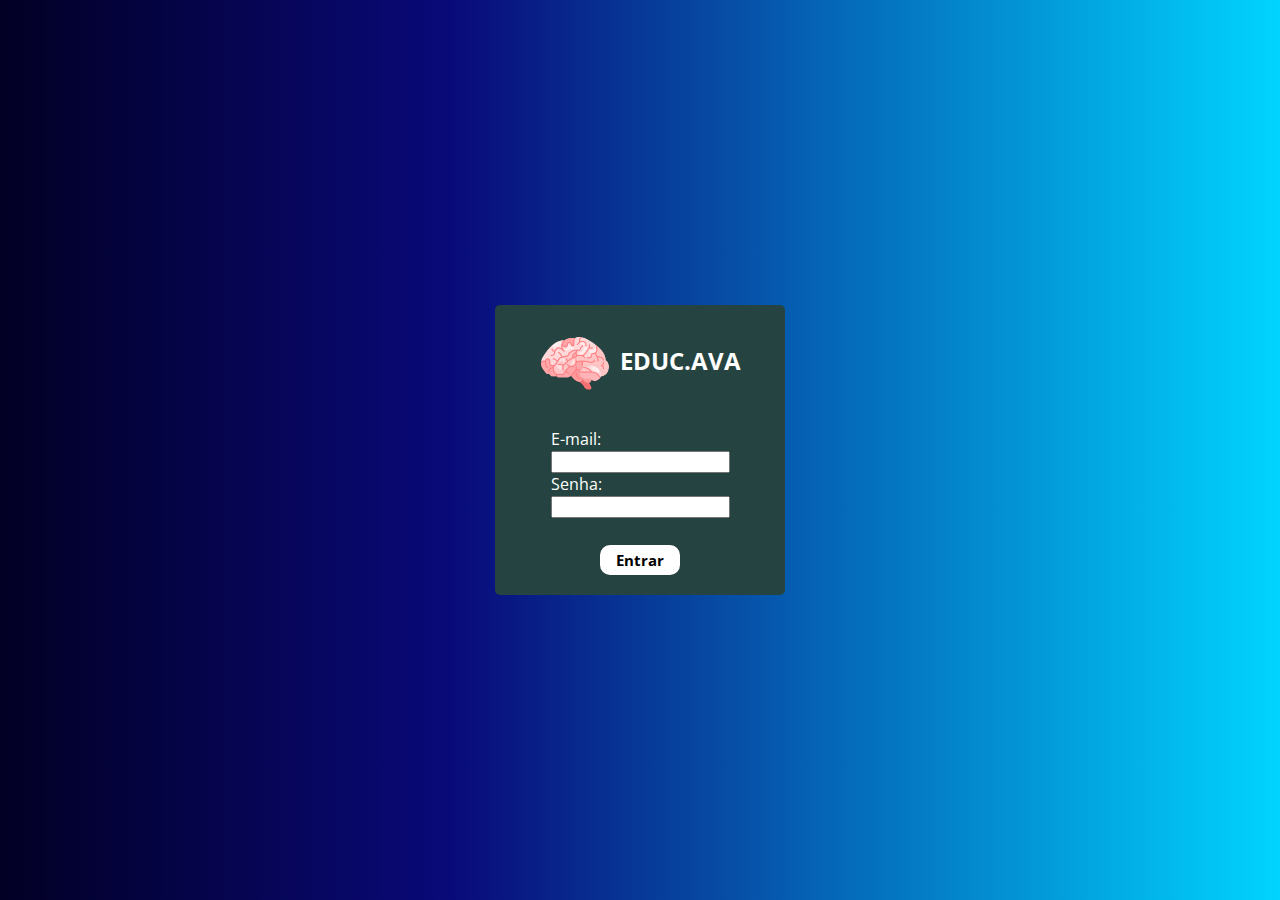
<file: index.html>
<!DOCTYPE html>
<html lang="en">
<head>
    <meta charset="UTF-8">
    <meta name="viewport" content="width=device-width, initial-scale=1.0">
    <link rel="stylesheet" href="./style.css">
    <title>Document</title>
</head>
<body>
    <div class="formulario">
        <div class="form-cab">
            <img src="./img/cerebro.png">
            <h2>EDUC.AVA</h2>
        </div>
        <form class="form-campos">
            <div class="form-campos-2">
                <label for="email">E-mail:</label><br>
            <input type="text" id="email" name="email" ><br>
            <label for="senha">Senha:</label><br>
            <input type="senha" id="senha" name="senha" ><br><br>
            </div>
            <a href="./pag/principal/">Entrar</a>
        </form>
    </div>
</body>
</html>
</file>
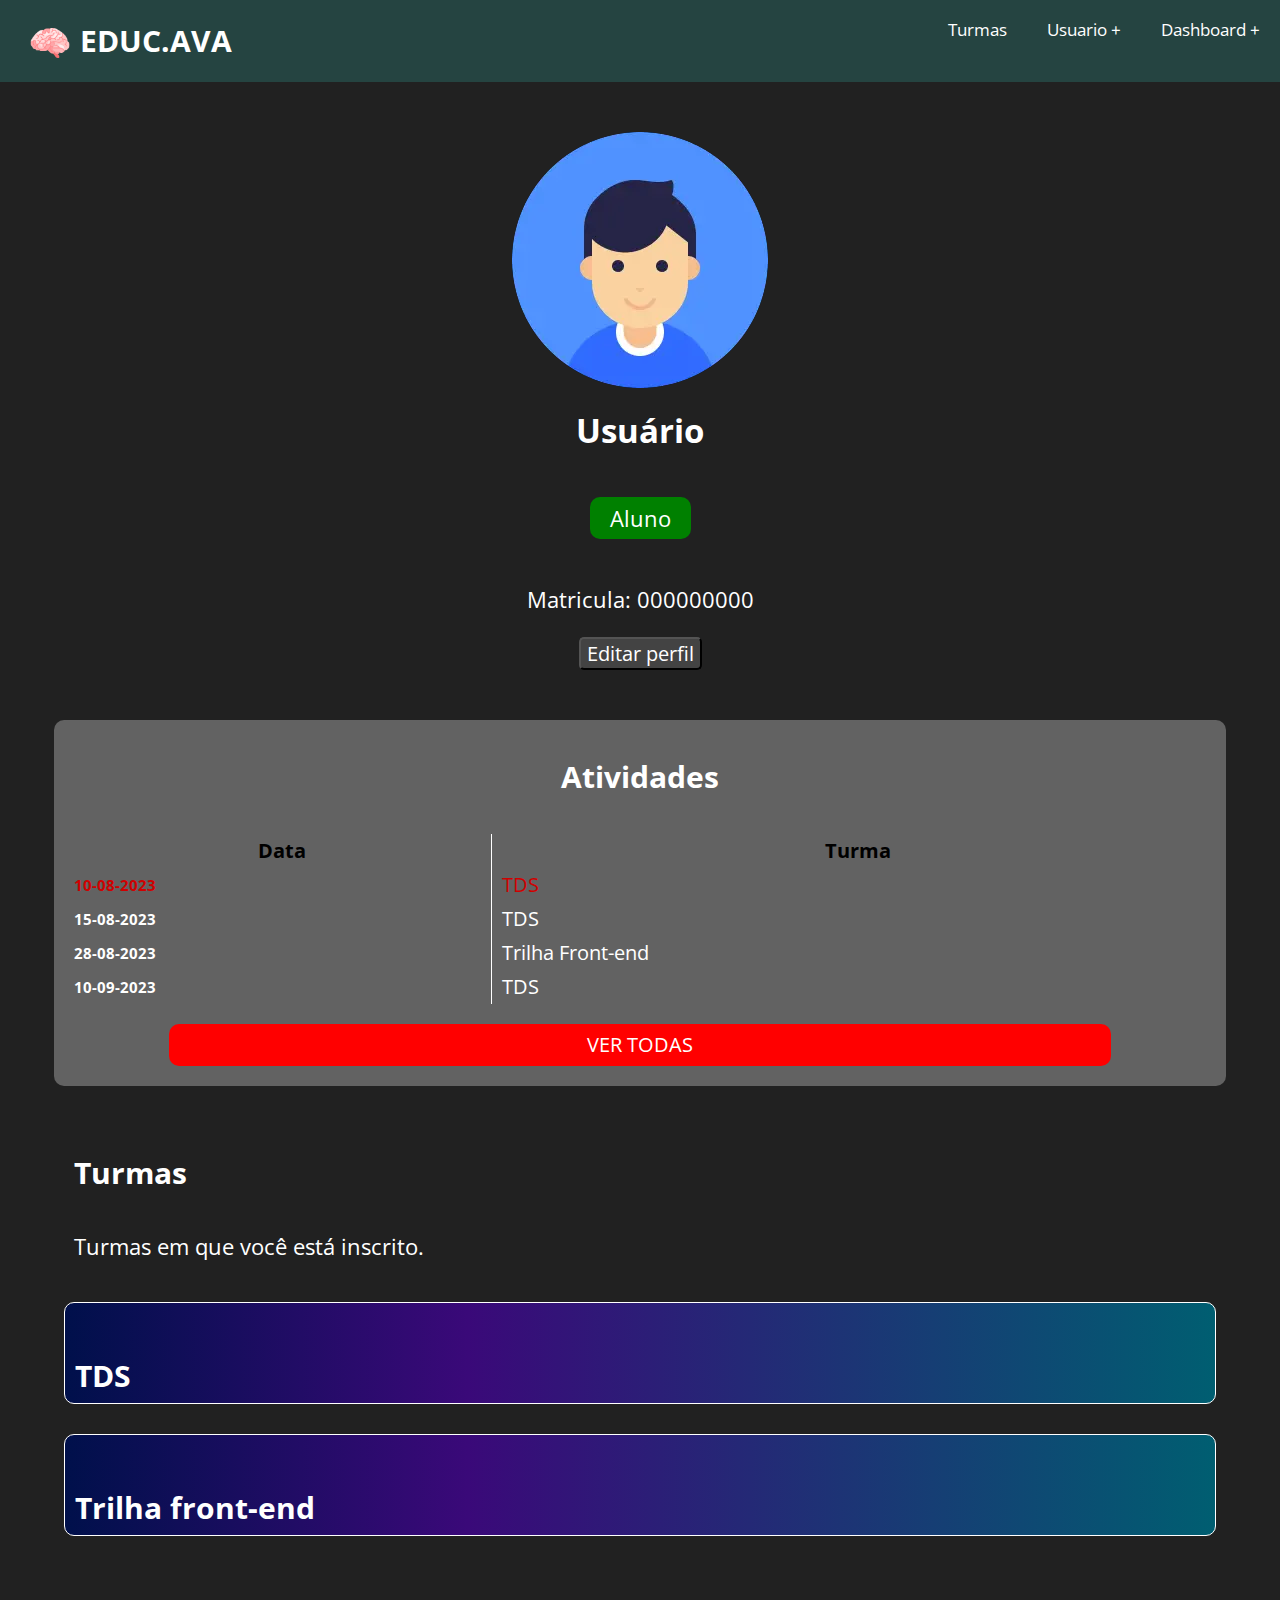
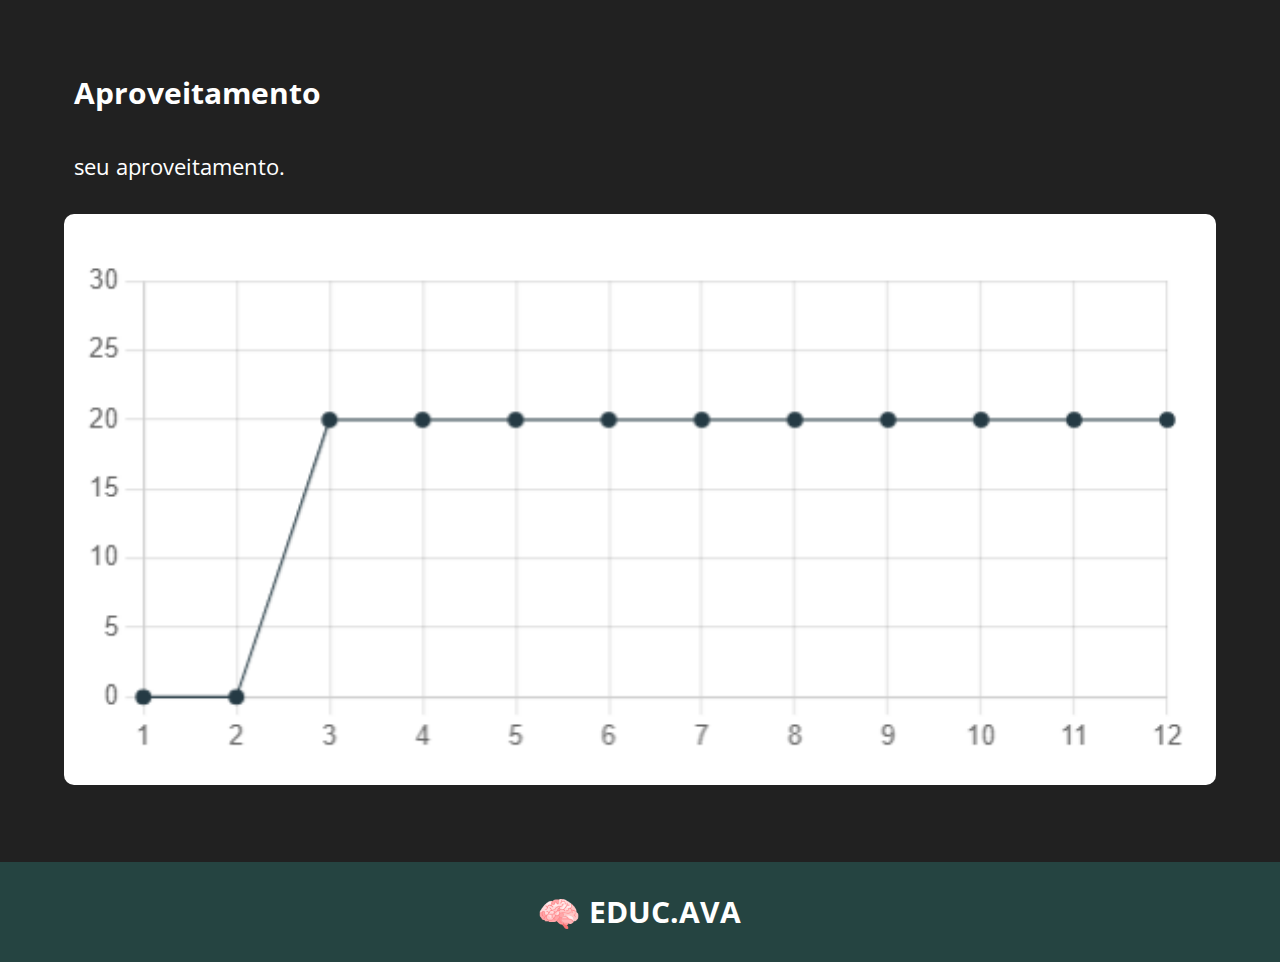
<file: pag/perfil/index.html>
<!DOCTYPE html>
<html lang="en">
<head>
    <meta charset="UTF-8">
    <meta name="viewport" content="width=device-width, initial-scale=1.0">
    <link rel="stylesheet" href="style.css">
    <title>Document</title>
</head>
<body>
    <nav>
        <div id="logo" class="logo">
            <img src="../../img/cerebro.png">
            <h2>EDUC.AVA</h2>
        </div>

        <label for="drop" class="toggle">Menu</label>
        <input type="checkbox" id="drop" />
            <ul class="menu">
                <li><a href="../principal/"><span class="colore">Turmas</span></a></li>
                <li>
                    <!-- First Tier Drop Down -->
                    <label for="drop-1" class="toggle"><span class="colore">Usuario +</span></label>
                    <a href="#"><span class="colore">Usuario</span></a>
                    <input type="checkbox" id="drop-1"/>
                    <ul>
                        <li><a href="#"><span class="colore">Meu perfil</span></a></li>
                        <li><a href="#">Configurações</a></li>
                        <li><a href="#"></a></li>
                    </ul> 

                </li>
          
                <li>

                <!-- First Tier Drop Down -->
                <label for="drop-2" class="toggle">Dashboard +</label>
                <a href="#">Dashboard</a>
                <input type="checkbox" id="drop-2"/>
                <ul>
                    <li><a href="#">Material de apoio</a></li>
                    <li><a href="#">Chat</a></li>
                    <li><a href="#">Blackboard</a></li>
                    <li>
                       
                    <!-- Second Tier Drop Down -->        
                    <label for="drop-3" class="toggle">Atividades +</label>
                    <a href="#">Atividades</a>         
                    <input type="checkbox" id="drop-3"/>

                    <ul>
                        <li><a href="#">Sem data</a></li>
                        <li><a href="#">Com data</a></li>
                        <li><a href="#">Atrasadas</a></li>
                    </ul>
                    </li>
                </ul>
                </li>
                
                
            </ul>
        </nav>
        <div class="centralizar">
            <section class="usuario-cont">
                <img src="../../img/user.webp">
                <div class="usuario-desc">
                    <h2>Usuário</h2>
                    <p class="tipo">Aluno</p>
                    <p>Matricula: 000000000</p>
                    <button class="ed-perfil">Editar perfil</button>
                </div>
            </section>
            <section class="tabela-atividades">
                <h3>Atividades</h3>
                <table class="tabela-atividades-table">
                    <tr>
                      <th>Data</th>
                      <th class="borda">Turma</th>
                      
                    </tr>
                    <tr class="atrasado">
                        <td>10-08-2023</td>
                      <td class="borda">TDS</td>
                      
                    </tr>
                    <tr>
                        <td>15-08-2023</td>
                      <td class="borda">TDS</td>
                    </tr>
                    <tr>
                        <td>28-08-2023</td>
                      <td class="borda">Trilha Front-end</td>
                    </tr>
                    <tr>
                        <td>10-09-2023</td>
                      <td class="borda">TDS</td>
                    </tr>
                    
                  </table>
                  <a class="botao-todas" href="">VER TODAS</a>
            </section>
            <section class="turmas">
                <h3>Turmas</h3>
                <p>Turmas em que você está inscrito.</p>
                <div>
                    <div class="turma">
                        <h3 class="turma-nome">TDS</h3>
                    </div>
                    <div class="turma">
                        <h3 class="turma-nome">Trilha front-end</h3>
                    </div>
                </div>
            </section>
            <section class="turmas">
                <h3>Aproveitamento</h3>
                <p>seu aproveitamento.</p>
                <img src="../../img/grafico.png">

            </section>
        </div>
        <footer class="rod">
            <div id="logo" class="logo">
                <img src="../../img/cerebro.png">
                <h2>EDUC.AVA</h2>
            </div>
        </footer>
</body>
</html>
</file>
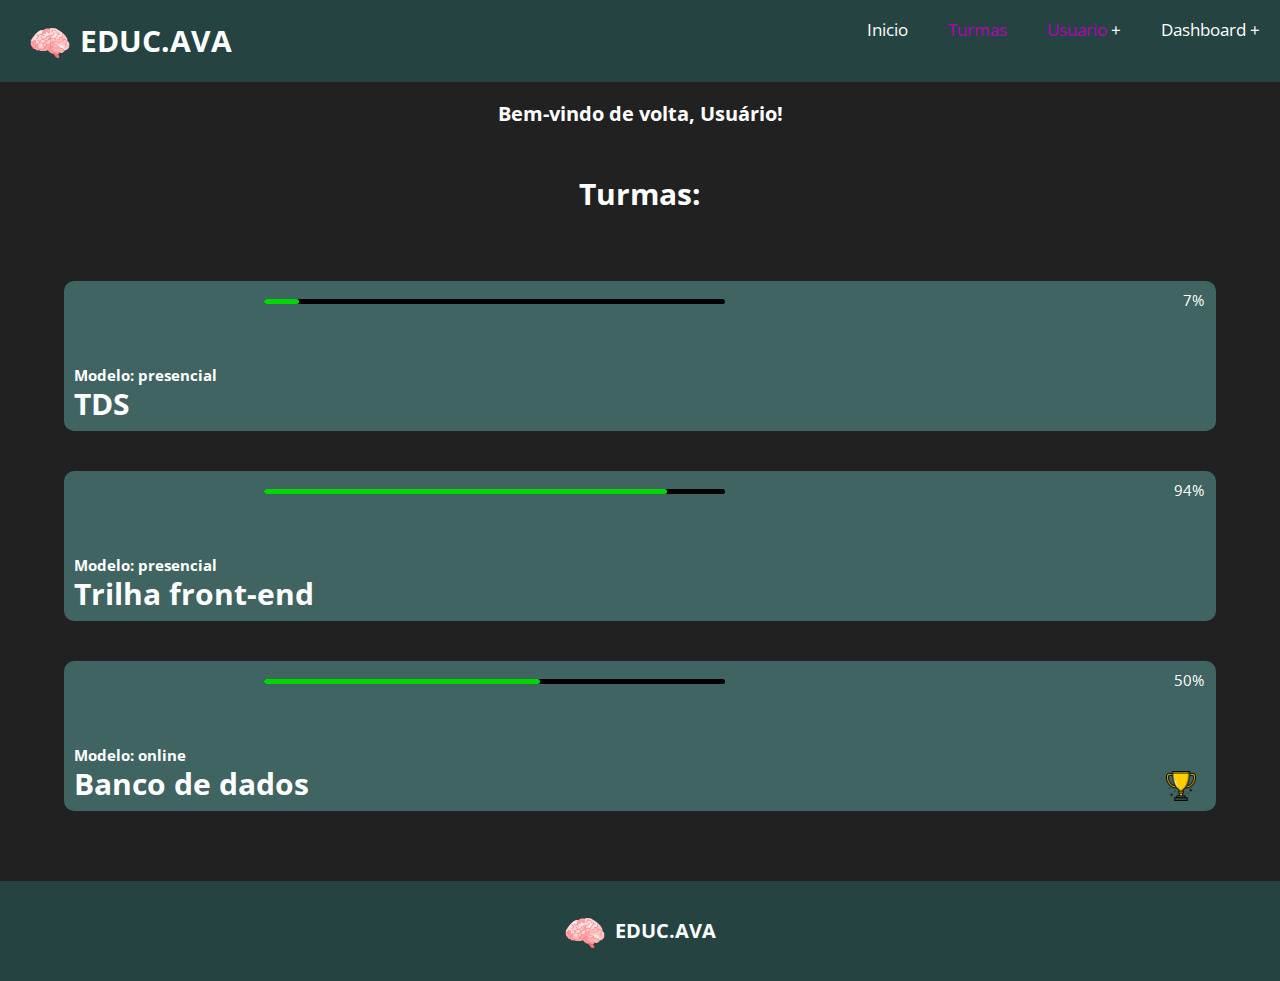
<file: pag/principal/index.html>
<!DOCTYPE html>
<html lang="en">
<head>
    <meta charset="UTF-8">
    <meta name="viewport" content="width=device-width, initial-scale=1.0">
    <link rel="stylesheet" href="style.css">
    <title>Document</title>
</head>
<body>
    <nav>
        <div id="logo" class="logo">
            <img src="../../img/cerebro.png">
            <h2>EDUC.AVA</h2>
        </div>

        <label for="drop" class="toggle">Menu</label>
        <input type="checkbox" id="drop" />
            <ul class="menu">
                <li><a href="#">Inicio</a></li>
                <li><a href="./index.html"><span class="colore">Turmas</span></a></li>
                <li>
                    <!-- First Tier Drop Down -->
                    <label for="drop-1" class="toggle"><span class="colore">Usuario +</span></label>
                    <a href="#"><span class="colore">Usuario</span></a>
                    <input type="checkbox" id="drop-1"/>
                    <ul>
                        <li><a href="../perfil/"><span class="colore">Meu perfil</span></a></li>
                        <li><a href="#">Configurações</a></li>
                    </ul> 

                </li>
          
                <li>

                <!-- First Tier Drop Down -->
                <label for="drop-2" class="toggle">Dashboard +</label>
                <a href="#">Dashboard</a>
                <input type="checkbox" id="drop-2"/>
                <ul>
                    <li><a href="#">Material de apoio</a></li>
                    <li><a href="#">Mural de avisos</a></li>
                    <li>
                       
                    <!-- Second Tier Drop Down -->        
                    <label for="drop-3" class="toggle">Atividades +</label>
                    <a href="#">Atividades</a>         
                    <input type="checkbox" id="drop-3"/>

                    <ul>
                        <li><a href="#">Sem data</a></li>
                        <li><a href="#">Com data</a></li>
                        <li><a href="#">Atrasadas</a></li>
                    </ul>
                    </li>
                </ul>
                </li>
                
                
                
            </ul>
        </nav>

        <section class="principal">
            <h2>Bem-vindo de volta, Usuário!</h2>
            <h3>Turmas:</h3>

            <div class="principal-turmas">
                <div class="principal-turma">
                    <h4>Modelo: presencial</h4>
                    <h3>TDS</h3>
                    <div class="barra"></div>
                    <div class="barra2"></div>
                    <p> 7%</p>
                </div>

                <div class="principal-turma">
                    <h4>Modelo: presencial</h4>
                    <h3>Trilha front-end</h3>
                    <div class="barra"></div>
                    <div class="barra3"></div>
                    <p> 94%</p>
                </div>

                <div class="principal-turma">
                    <h4>Modelo: online</h4>
                    <h3>Banco de dados</h3>
                    <div class="barra"></div>
                    <div class="barra4"></div>
                    <div class="rank">
                        <div class="rank-cont">
                            <img src="../../img/trofeu.png">
                        
                        </div>
                    </div>
                    <p> 50%</p>
                </div>
            </div>
            <footer class="rod">
                <div id="logo" class="logo">
                    <img src="../../img/cerebro.png">
                    <h2>EDUC.AVA</h2>
                </div>
            </footer>

            

        
        </section>
        

</body>
</html>
</file>
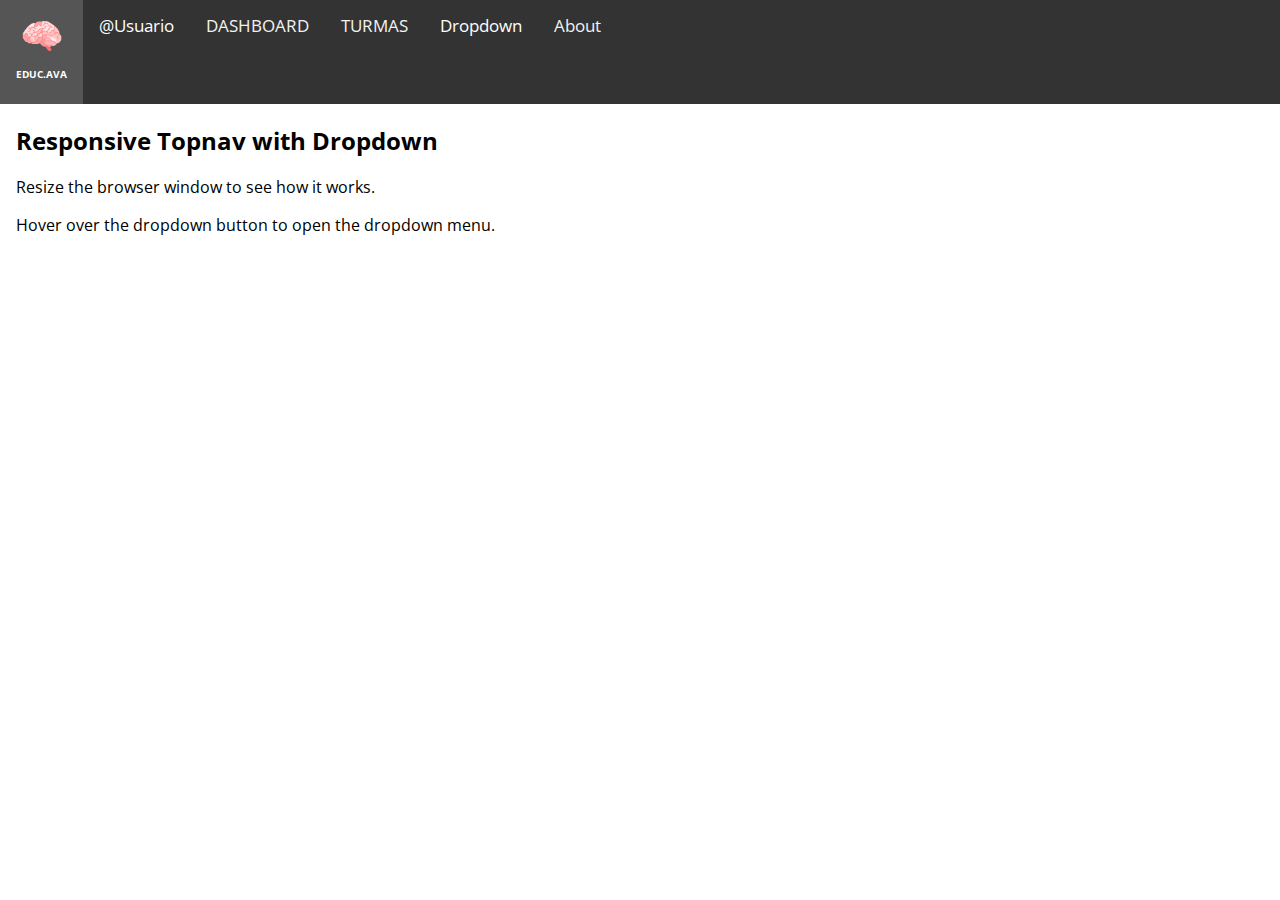
<file: pag/principal.html>
<!DOCTYPE html>
<html>
<head>
<meta name="viewport" content="width=device-width, initial-scale=1">
<link rel="stylesheet" href="https://fonts.googleapis.com/css?family=Open+Sans&display=swap">
<style>
body {margin:0;font-family: 'Open Sans', sans-serif;}

.topnav {
  overflow: hidden;
  background-color: #333;
}

.logo2{
    display: inline-block;
    
    

}

.logo2 h2{
    font-size: 10px;
}

.logo2 img{
    width: 40px;
}

.topnav a {
  float: left;
  display: block;
  color: #f2f2f2;
  text-align: center;
  padding: 14px 16px;
  text-decoration: none;
  font-size: 17px;
}

.active {
  background-color: #04AA6D;
  color: white;
}

.topnav .icon {
  display: none;
}

.dropdown {
  float: left;
  overflow: hidden;
}

.dropdown .dropbtn {
  font-size: 17px;    
  border: none;
  outline: none;
  color: white;
  padding: 14px 16px;
  background-color: inherit;
  font-family: inherit;
  margin: 0;
}

.dropdown-content {
  display: none;
  position: absolute;
  background-color: #f9f9f9;
  min-width: 160px;
  box-shadow: 0px 8px 16px 0px rgba(0,0,0,0.2);
  z-index: 1;
}

.dropdown-content a {
  float: none;
  color: black;
  padding: 12px 16px;
  text-decoration: none;
  display: block;
  text-align: left;
}

.topnav a:hover, .dropdown:hover .dropbtn {
  background-color: #555;
  color: white;
}

.dropdown-content a:hover {
  background-color: #ddd;
  color: black;
}

.dropdown:hover .dropdown-content {
  display: block;
}

@media screen and (max-width: 600px) {
  .topnav a:not(:first-child), .dropdown .dropbtn {
    display: none;
  }
  .topnav a.icon {
    float: right;
    display: block;
  }
}

@media screen and (max-width: 600px) {
  .topnav.responsive {position: relative;}
  .topnav.responsive .icon {
    position: absolute;
    right: 0;
    top: 0;
  }
  .topnav.responsive a {
    float: none;
    display: block;
    text-align: left;
  }
  .topnav.responsive .dropdown {float: none;}
  .topnav.responsive .dropdown-content {position: relative;}
  .topnav.responsive .dropdown .dropbtn {
    display: block;
    width: 100%;
    text-align: left;
  }
}
</style>
</head>
<body>

<div class="topnav" id="myTopnav">
  <a href="" class="logo2">
    <img src="../img/cerebro.png">
    <h2>EDUC.AVA</h2>
    
  </a>
  <div class="dropdown">
    <button class="dropbtn">@Usuario
      <i class="fa fa-caret-down"></i>
    </button>
    <div class="dropdown-content">
      <a href="#">Meu perfil</a>
      <a href="#">Blackboard</a>
      <a href="#">Link 3</a>
    </div>
  </div> 
  <a href="#news">DASHBOARD</a>
  <a href="#contact">TURMAS</a>
  <div class="dropdown">
    <button class="dropbtn">Dropdown 
      <i class="fa fa-caret-down"></i>
    </button>
    <div class="dropdown-content">
      <a href="#">Link 1</a>
      <a href="#">Link 2</a>
      <a href="#">Link 3</a>
    </div>
  </div> 
  <a href="#about">About</a>
  <a href="javascript:void(0);" style="font-size:15px;" class="icon" onclick="myFunction()">&#9776;</a>
</div>

<div style="padding-left:16px">
  <h2>Responsive Topnav with Dropdown</h2>
  <p>Resize the browser window to see how it works.</p>
  <p>Hover over the dropdown button to open the dropdown menu.</p>
</div>

<script>
function myFunction() {
  var x = document.getElementById("myTopnav");
  if (x.className === "topnav") {
    x.className += " responsive";
  } else {
    x.className = "topnav";
  }
}
</script>

</body>
</html>
</file>
<file: style.css>
@import url('https://fonts.googleapis.com/css?family=Open+Sans&display=swap');

*{
    font-family: 'Open Sans', sans-serif;
    padding: 0;
    margin: 0;
}

body{
    display: flex;
    flex-flow: column nowrap;
  justify-content: center; 
  align-items: center; 
  height: 100vh;
  background: rgb(2,0,36);
background: linear-gradient(90deg, rgba(2,0,36,1) 0%, rgba(9,9,121,1) 35%, rgba(0,212,255,1) 100%);
}

.formulario{
    background-color: #254441;
    padding: 20px;
    height: 250px;
    width: 250px;
    display: flex;
    flex-flow: column nowrap;
    justify-content: space-between;
    align-items: center;
    border-radius: 5px;
}

.form-cab{
    display: flex;
    flex-flow: row nowrap;
    align-items: center;
    color: white;
}

.form-campos-2{
    margin: 5px 0;
}

.form-cab img{
    width: 70px;
}

.form-cab h2 {
    margin-left: 10px;
}

.form-campos{
    color: white;
    display: flex;
    flex-flow: column nowrap;

    align-items: center;
}

.azul{
    color: #3b44ca
}

.preto{
    color: white;
}

.form-campos a{
    width: 80px;
    padding: 5px 0;
    font-size: 15px;
    font-weight: bold;
    text-decoration: none;
    color: black;
    background-color: white;
    text-align: center;
    border-radius: 10px;


}
</file>
<file: pag/perfil/style.css>
@import url(https://fonts.googleapis.com/css?family=Open+Sans);
@import url(https://fonts.googleapis.com/css?family=Bree+Serif);

body {
	background: #212121;
	font-size:22px;
	line-height: 32px;
	color: #ffffff;
	margin: 0;
	padding: 0;
	word-wrap:break-word !important;
	font-family: 'Open Sans', sans-serif;
	}

h1 {
	font-size: 60px;
	text-align: center;
	color: #FFF;
}

h3 {
	font-size: 30px;
	line-height: 34px;
	text-align: center;
	color: #FFF;
}

h3 a {
	color: #FFF;
}

a {
	color: #FFF;
}

h1 {
	margin-top: 100px;
	text-align:center;
	font-size:60px;
	line-height: 70px;
	font-family: 'Bree Serif', 'serif';
	}

#container {
	margin: 0 auto;
	max-width: 890px;
}

p {
	text-align: center;
}




.toggle,
[id^=drop] {
	display: none;
}

/* Giving a background-color to the nav container. */
nav { 
	margin:0;
	padding: 0;
	background-color: #254441;
}

#logo {
    display: flex;
    flex-flow: row nowrap;
    justify-content: center;
    align-items: center;
	padding: 0 30px;
	float: left;
	font-size:20px;
	
}

#logo img{
    width: 40px;
    height: 40px;
}

#logo h2{
    padding-left: 10px;
}

/* Since we'll have the "ul li" "float:left"
 * we need to add a clear after the container. */

nav:after {
	content:"";
	display:table;
	clear:both;
}

/* Removing padding, margin and "list-style" from the "ul",
 * and adding "position:reltive" */
nav ul {
	float: right;
	padding:0;
	margin:0;
	list-style: none;
	position: relative;
	}
	
/* Positioning the navigation items inline */
nav ul li {
	margin: 0px;
	display:inline-block;
	float: left;
	background-color: #254441;
	}

/* Styling the links */
nav a {
	display:block;
	padding:14px 20px;	
	color:#FFF;
	font-size:17px;
	text-decoration:none;
}

.ed-perfil{
	background-color: rgb(67, 67, 67);
	color: white;
	border-radius: 5px;
	font-size: 20px;
	font-family: 'Open Sans', sans-serif;
	text-align: left;
}

footer{
	margin-top: 30px;
	background-color: #254441;
	width: 100%;
	display: flex;
	justify-content: center;
	height: 100px;
}

nav ul li ul li:hover { background: #000000; }

/* Background color change on Hover */
nav a:hover { 
	background-color: #000000; 
}

/* Hide Dropdowns by Default
 * and giving it a position of absolute */
nav ul ul {
	display: none;
	position: absolute; 
	/* has to be the same number as the "line-height" of "nav a" */
	top: 60px; 
}
	
/* Display Dropdowns on Hover */
nav ul li:hover > ul {
	display:inherit;
}
	
/* Fisrt Tier Dropdown */
nav ul ul li {
	width:170px;
	float:none;
	display:list-item;
	position: relative;
}

/* Second, Third and more Tiers	
 * We move the 2nd and 3rd etc tier dropdowns to the left
 * by the amount of the width of the first tier.
*/
nav ul ul ul li {
	position: relative;
	top:-60px;
	/* has to be the same number as the "width" of "nav ul ul li" */ 
	left:170px; 
}

	
/* Change ' +' in order to change the Dropdown symbol */
li > a:after { content:  ' +'; }
li > a:only-child:after { content: ''; }


/* Media Queries
--------------------------------------------- */

.usuario-cont{
	display: flex;
	flex-flow: column nowrap;
	justify-content: center;
	align-items: center;
	padding: 50px 0;
}

.tipo{
	background-color: green;
	padding: 5px 20px;
	border-radius: 10px;
}

.usuario-desc{
	display: flex;
	flex-flow: column;
	justify-content: center;
	align-items: center;
}
.centralizar{
	display: flex;
	flex-flow: column;
	align-items: center;
	justify-content: center;
}

.tabela-atividades{
	background-color: #626262;
	width: 90%;
	border-radius: 10px;
	font-size: 20px;
	display: flex;
	flex-direction: column;
	justify-content: center;
	align-items: center;
	padding: 0 10px;
	
	
}

table, th, td {
	
	padding-left: 10px;
  }

.borda{
	border-left: 1px solid white;
}
.atrasado{
	color: rgb(208, 0, 0);
}

.botao-todas{
	background-color: red;
	padding: 5px 10px;
	text-decoration: none;
	font-size: 20px;
	margin: 20px 0;
	width: 80%;
	text-align: center;
	border-radius: 10px;
}

.tabela-atividades-table{
	
	width: 100%;
	border-collapse: collapse;
}

.tabela-atividades-table th{
	color: black;
}

.tabela-atividades h3{
	
	border-radius: 10px;
	padding: 10px 5px;
	width: 80%;
}

.tabela-atividades-table tr td:first-child{
	font-weight: bold;
	font-size: 15px;
}

.turma{
	
	height: 100px;
	background-color: rgb(156, 156, 255);
	border-radius: 10px;
	position: relative;
	margin: 30px 0;
	border: 1px solid white;
	background: rgb(0,16,75);
background: linear-gradient(90deg, rgba(0,16,75,1) 0%, rgba(58,9,121,1) 35%, rgba(0,94,113,1) 100%);
}

.turma-nome{
	position: absolute;
	left: 0;
	bottom: -20px;
}

.turmas{
	width: 90%;
	margin: 0 auto;
	margin: 40px 0;
}
.turmas p {
	text-align: left;
	padding: 10px;
}

.turmas img{
	width: 100%;
	border-radius: 10px;
}

.turmas h3:first-of-type{
	text-align: left;
	padding-left: 10px;
}


@media all and (max-width : 768px) {



	nav {
		margin: 0;

	}

	/* Hide the navigation menu by default */
	/* Also hide the  */
	.toggle + a,
	.menu {
		display: none;
        

	}

	/* Stylinf the toggle lable */
	.toggle {
		display: block;
        
		background-color: #254441;
		padding:14px 20px;	
		color:#FFF;
		font-size:17px;
		text-decoration:none;
		border:none;
	}

	.toggle:hover {
		background-color: none;
	}

	/* Display Dropdown when clicked on Parent Lable */
	[id^=drop]:checked + ul {
		display: block;
	}

	/* Change menu item's width to 100% */
	nav ul li {
		display: block;
		width: 100%;
		}

	nav ul ul .toggle,
	nav ul ul a {
		padding: 0 40px;
	}

	nav ul ul ul a {
		padding: 0 80px;
	}

	nav a:hover,
 	nav ul ul ul a {
		background-color: #254441;
	}
  
	nav ul li ul li .toggle,
	nav ul ul a,
  nav ul ul ul a{
		padding:14px 20px;	
		color:#FFF;
		font-size:17px; 
	}
  
  
	nav ul li ul li .toggle,
	nav ul ul a {
		background-color: #212121; 
	}

	/* Hide Dropdowns by Default */
	nav ul ul {
		float: none;
		position:static;
		color: #ffffff;
		/* has to be the same number as the "line-height" of "nav a" */
	}
		
	/* Hide menus on hover */
	nav ul ul li:hover > ul,
	nav ul li:hover > ul {
		display: none;
	}
		
	/* Fisrt Tier Dropdown */
	nav ul ul li {
		display: block;
		width: 100%;
	}

	nav ul ul ul li {
		position: static;
		/* has to be the same number as the "width" of "nav ul ul li" */ 

	}

}

@media all and (max-width : 330px) {

	nav ul li {
		display:block;
		width: 94%;
	}

}
</file>
<file: pag/principal/style.css>
@import url(https://fonts.googleapis.com/css?family=Open+Sans);
@import url(https://fonts.googleapis.com/css?family=Bree+Serif);

body {
	background: #212121;
	font-size:22px;
	line-height: 32px;
	color: #ffffff;
	margin: 0;
	padding: 0;
	word-wrap:break-word !important;
	font-family: 'Open Sans', sans-serif;
	}

h1 {
	font-size: 60px;
	text-align: center;
	color: #FFF;
}	

h3 {
	font-size: 30px;
	line-height: 34px;
	text-align: center;
	color: #FFF;
}

h3 a {
	color: #FFF;
}

a {
	color: #FFF;
}

h1 {
	margin-top: 100px;
	text-align:center;
	font-size:60px;
	line-height: 70px;
	font-family: 'Bree Serif', 'serif';
	}

#container {
	margin: 0 auto;
	max-width: 890px;
}

p {
	text-align: center;
}




.toggle,
[id^=drop] {
	display: none;
}

/* Giving a background-color to the nav container. */
nav { 
	margin:0;
	padding: 0;
	background-color: #254441;
}

#logo {
    display: flex;
    flex-flow: row nowrap;
    justify-content: center;
    align-items: center;
	padding: 0 30px;
	float: left;
	font-size:20px;
	
}

#logo img{
    width: 40px;
    height: 40px;
}

#logo h2{
    padding-left: 10px;
}

/* Since we'll have the "ul li" "float:left"
 * we need to add a clear after the container. */

nav:after {
	content:"";
	display:table;
	clear:both;
}

/* Removing padding, margin and "list-style" from the "ul",
 * and adding "position:reltive" */
nav ul {
	float: right;
	padding:0;
	margin:0;
	list-style: none;
	position: relative;
	}
	
/* Positioning the navigation items inline */
nav ul li {
	margin: 0px;
	display:inline-block;
	float: left;
	background-color: #254441;
	}

/* Styling the links */
nav a {
	display:block;
	padding:14px 20px;	
	color:#FFF;
	font-size:17px;
	text-decoration:none;
}


nav ul li ul li:hover { background: #000000; }

/* Background color change on Hover */
nav a:hover { 
	background-color: #000000; 
}

/* Hide Dropdowns by Default
 * and giving it a position of absolute */
nav ul ul {
	display: none;
	position: absolute; 
	/* has to be the same number as the "line-height" of "nav a" */
	top: 60px; 
}
	
/* Display Dropdowns on Hover */
nav ul li:hover > ul {
	display:inherit;
}
	
/* Fisrt Tier Dropdown */
nav ul ul li {
	width:170px;
	float:none;
	display:list-item;
	position: relative;
}

/* Second, Third and more Tiers	
 * We move the 2nd and 3rd etc tier dropdowns to the left
 * by the amount of the width of the first tier.
*/
nav ul ul ul li {
	position: relative;
	top:-60px;
	/* has to be the same number as the "width" of "nav ul ul li" */ 
	left:170px; 
}

	
/* Change ' +' in order to change the Dropdown symbol */
li > a:after { content:  ' +'; }
li > a:only-child:after { content: ''; }


/* Media Queries
--------------------------------------------- */
.principal{
	width: 100%;
	display: flex;
	flex-flow: column;
	justify-content: center;
	align-items: center;
}

.principal-turmas{
	width: 90%;
}

.principal-turma{
	background-color: rgb(64, 100, 97);
	border-radius: 10px;
	height: 150px;
	position: relative;
	margin: 40px 0;
}

.principal-turma h3{
	position: absolute;
	bottom: -20px;
	left: 10px;
}

.principal-turma h4{
	font-size: 15px;
	position: absolute;
	bottom: 20px;
	left: 10px;
}



.barra{
	position: absolute;
	width: 40%;
	height: 5px;
	left: 200px;
	bottom: 127px;
	border-radius: 5px;
	background-color: black;
}

.barra2{
	position: absolute;
	width: 3%;
	height: 5px;
	left: 200px;
	bottom: 127px;
	border-radius: 5px;
	background-color: rgb(0, 214, 0);
}

.barra3{
	position: absolute;
	width: 35%;
	height: 5px;
	left: 200px;
	bottom: 127px;
	border-radius: 5px;
	background-color: rgb(0, 214, 0);
}

.barra4{
	position: absolute;
	width: 24%;
	height: 5px;
	left: 200px;
	bottom: 127px;
	border-radius: 5px;
	background-color: rgb(0, 214, 0);
}

.rank{
	position: absolute;
	bottom: 10px;
	right: 20px;
	
}

.top{
	position: relative;
	bottom: 10px;
}

.colore{
color: rgb(183, 0, 183)}

.rank img{
	width: 30px;
}
.principal h2{
	font-size: 20px;
}
footer{
	margin-top: 30px;
	background-color: #254441;
	width: 100%;
	display: flex;
	justify-content: center;
	height: 100px;
}



.principal-turma p{
	position: absolute;
	font-size: 15px;
	right: 12px;
	bottom: 100px;
}
.rank-cont{
	display: flex;
	flex-flow: row nowrap;
	text-align: center;
	justify-content: center;
}
@media all and (max-width : 768px) {



	nav {
		margin: 0;

	}

	/* Hide the navigation menu by default */
	/* Also hide the  */
	.toggle + a,
	.menu {
		display: none;
        

	}

	/* Stylinf the toggle lable */
	.toggle {
		display: block;
        
		background-color: #254441;
		padding:14px 20px;	
		color:#FFF;
		font-size:17px;
		text-decoration:none;
		border:none;
	}

	.toggle:hover {
		background-color: none;
	}

	/* Display Dropdown when clicked on Parent Lable */
	[id^=drop]:checked + ul {
		display: block;
	}

	/* Change menu item's width to 100% */
	nav ul li {
		display: block;
		width: 100%;
		}

	nav ul ul .toggle,
	nav ul ul a {
		padding: 0 40px;
	}

	nav ul ul ul a {
		padding: 0 80px;
	}

	nav a:hover,
 	nav ul ul ul a {
		background-color: #254441;
	}
  
	nav ul li ul li .toggle,
	nav ul ul a,
  nav ul ul ul a{
		padding:14px 20px;	
		color:#FFF;
		font-size:17px; 
	}
  
  
	nav ul li ul li .toggle,
	nav ul ul a {
		background-color: #212121; 
	}

	/* Hide Dropdowns by Default */
	nav ul ul {
		float: none;
		position:static;
		color: #ffffff;
		/* has to be the same number as the "line-height" of "nav a" */
	}
		
	/* Hide menus on hover */
	nav ul ul li:hover > ul,
	nav ul li:hover > ul {
		display: none;
	}
		
	/* Fisrt Tier Dropdown */
	nav ul ul li {
		display: block;
		width: 100%;
	}

	nav ul ul ul li {
		position: static;
		/* has to be the same number as the "width" of "nav ul ul li" */ 

	}

}

@media all and (max-width : 330px) {

	nav ul li {
		display:block;
		width: 94%;
	}

}
</file>
